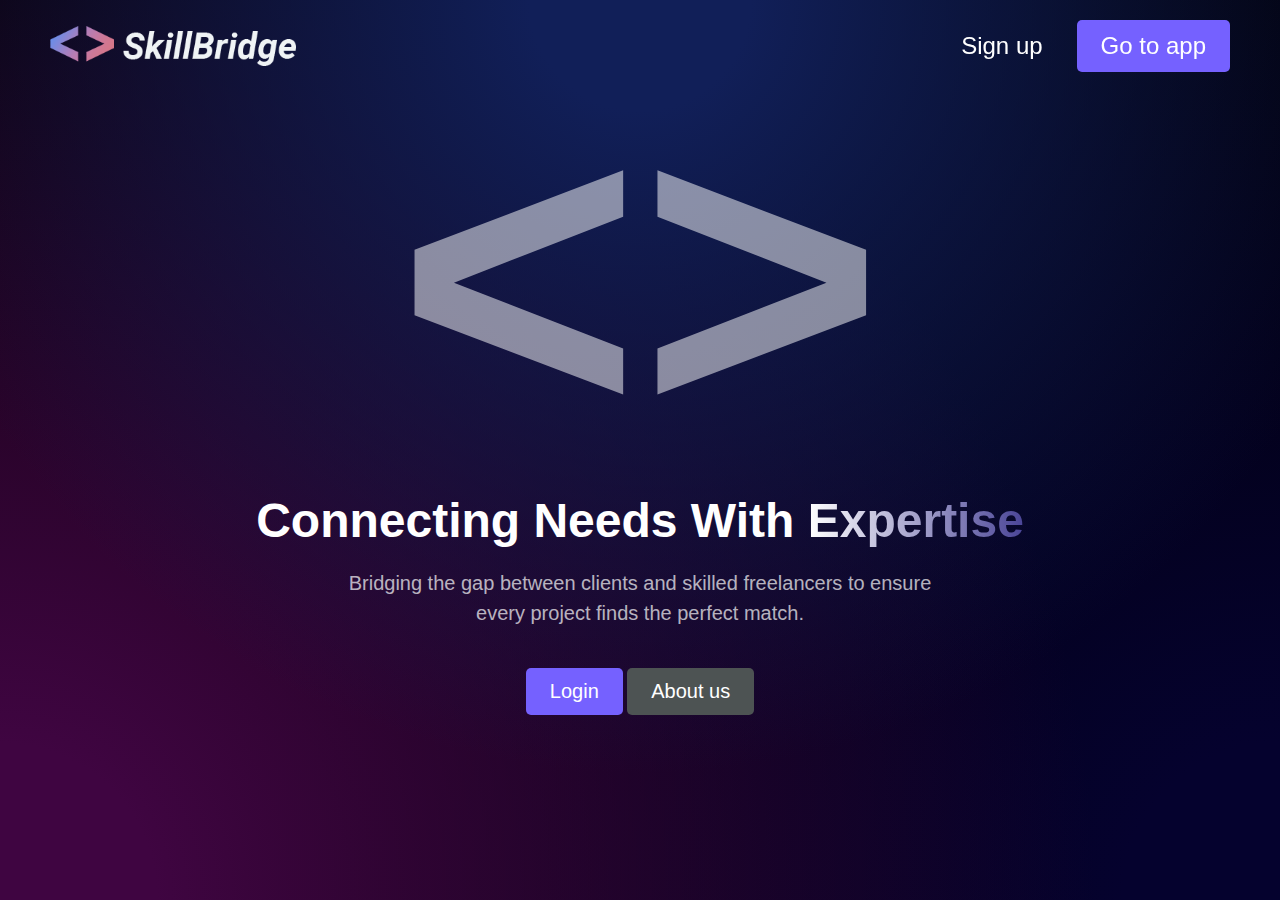
<file: templates/index.html>
<!-- MIT License

Copyright (c) 2024 [Your Name]

Permission is hereby granted, free of charge, to any person obtaining a copy
of this software and associated documentation files (the "Software"), to deal
in the Software without restriction, including without limitation the rights
to use, copy, modify, merge, publish, distribute, sublicense, and/or sell
copies of the Software, and to permit persons to whom the Software is
furnished to do so, subject to the following conditions:

The above copyright notice and this permission notice shall be included in all
copies or substantial portions of the Software.

THE SOFTWARE IS PROVIDED "AS IS", WITHOUT WARRANTY OF ANY KIND, EXPRESS OR
IMPLIED, INCLUDING BUT NOT LIMITED TO THE WARRANTIES OF MERCHANTABILITY,
FITNESS FOR A PARTICULAR PURPOSE AND NONINFRINGEMENT. IN NO EVENT SHALL THE
AUTHORS OR COPYRIGHT HOLDERS BE LIABLE FOR ANY CLAIM, DAMAGES OR OTHER
LIABILITY, WHETHER IN AN ACTION OF CONTRACT, TORT OR OTHERWISE, ARISING FROM,
OUT OF OR IN CONNECTION WITH THE SOFTWARE OR THE USE OR OTHER DEALINGS IN THE
SOFTWARE. -->




<!DOCTYPE html>
<html lang="en">
<head>
    <meta charset="UTF-8">
    <meta name="viewport" content="width=device-width, initial-scale=1.0">
    <title>SkillBridge</title>
    <link rel="stylesheet" href="/static/css/styles.css">
</head>
<body>
    <div class="container">
        <header>
            <div class="logo">
                <img src="/static/images/Skill_bridge_logo.png" alt="SkillBridge Logo">
            </div>
            <div class="actions">
                
                <a href="/signup"><button class="signup">Sign up</button></a>
                <button class="go-to-app">Go to app</button>
            </div>
        </header>
        <main>
        <div class="flex-container">

        <div class="flex-item">    
            <div class="angle-brackets">&lt;&gt;</div>
        </div>

        <div class="flex-item"> 
            <div class="main-content">
                <h2>Connecting Needs With <span class="expertise-gradient-text">Expertise</span></h2>
                <p>Bridging the gap between clients and skilled freelancers to ensure every project finds the perfect match.</p>
                <div class="buttons">
                    <a href="/login"><button class="login">Login</button></a>
                    <a href='/AboutUs'><button class="explore">About us</button></a>
                </div>
            </div>
        </div>
        </div>
        </main>
    </div>
</body>
</html>
</file>
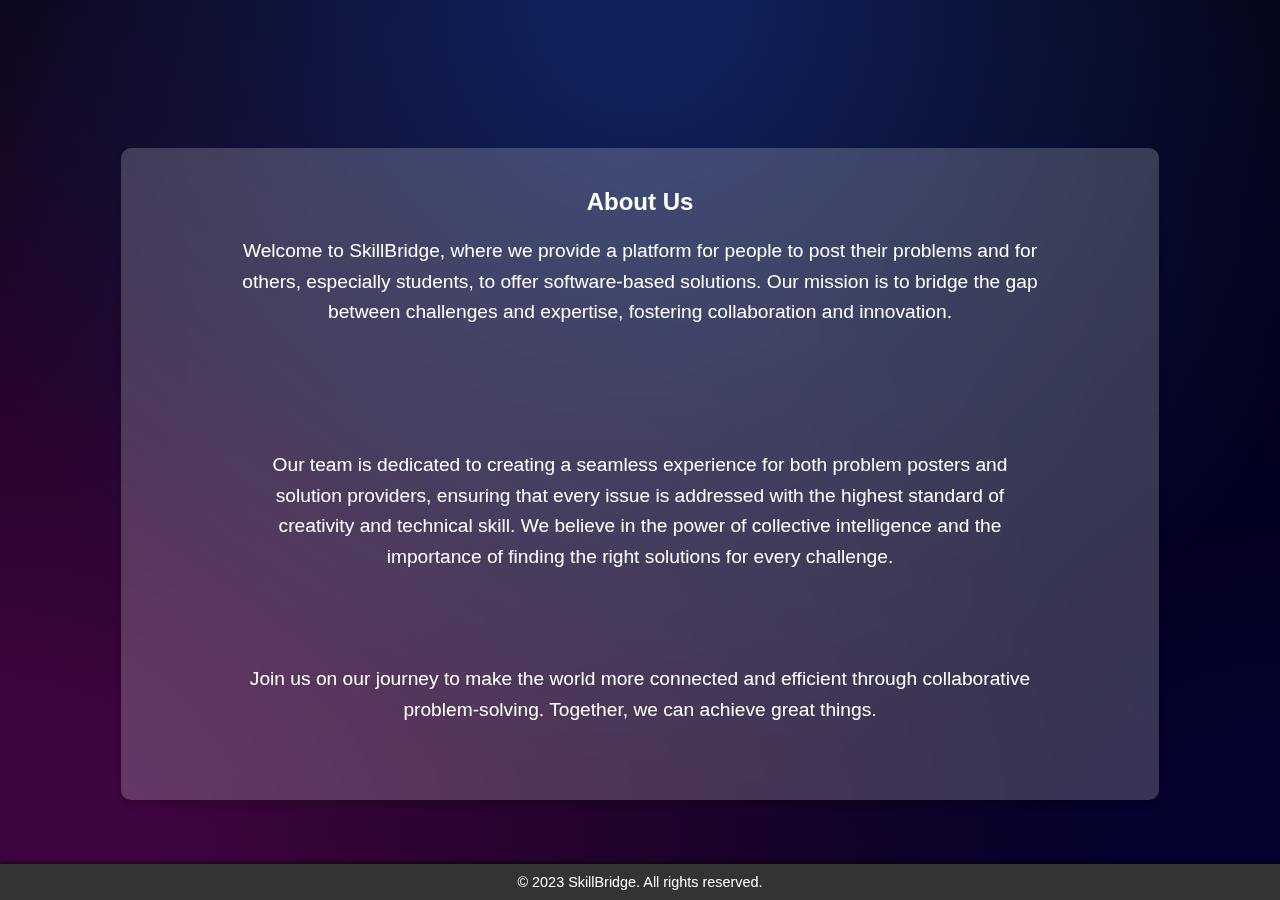
<file: templates/about.html>
<!-- MIT License

Copyright (c) 2024 [Your Name]

Permission is hereby granted, free of charge, to any person obtaining a copy
of this software and associated documentation files (the "Software"), to deal
in the Software without restriction, including without limitation the rights
to use, copy, modify, merge, publish, distribute, sublicense, and/or sell
copies of the Software, and to permit persons to whom the Software is
furnished to do so, subject to the following conditions:

The above copyright notice and this permission notice shall be included in all
copies or substantial portions of the Software.

THE SOFTWARE IS PROVIDED "AS IS", WITHOUT WARRANTY OF ANY KIND, EXPRESS OR
IMPLIED, INCLUDING BUT NOT LIMITED TO THE WARRANTIES OF MERCHANTABILITY,
FITNESS FOR A PARTICULAR PURPOSE AND NONINFRINGEMENT. IN NO EVENT SHALL THE
AUTHORS OR COPYRIGHT HOLDERS BE LIABLE FOR ANY CLAIM, DAMAGES OR OTHER
LIABILITY, WHETHER IN AN ACTION OF CONTRACT, TORT OR OTHERWISE, ARISING FROM,
OUT OF OR IN CONNECTION WITH THE SOFTWARE OR THE USE OR OTHER DEALINGS IN THE
SOFTWARE. -->




<!DOCTYPE html>
<html lang="en">
<head>
    <meta charset="UTF-8">
    <meta name="viewport" content="width=device-width, initial-scale=1.0">
    <title>Document</title>
    <link rel="stylesheet" href="/static/css/about_style.css">
</head>
<body>
    <main>
        
        <section class="about-us">
            <div class="blur-box">
                <h2>About Us</h2>
                <p>Welcome to <span id="Skill_bridge">SkillBridge</span>, where we provide a platform for people to post their problems and for others, especially students, to offer software-based solutions. Our mission is to bridge the gap between challenges and expertise, fostering collaboration and innovation.</p>
                <p>Our team is dedicated to creating a seamless experience for both problem posters and solution providers, ensuring that every issue is addressed with the highest standard of creativity and technical skill. We believe in the power of collective intelligence and the importance of finding the right solutions for every challenge.</p>
                <p>Join us on our journey to make the world more connected and efficient through collaborative problem-solving. Together, we can achieve great things.</p>
            </div>
        </section>
        
    </main>
    <footer>
        <p>&copy; 2023 SkillBridge. All rights reserved.</p>
    </footer>
    
</body>
</html>
</file>
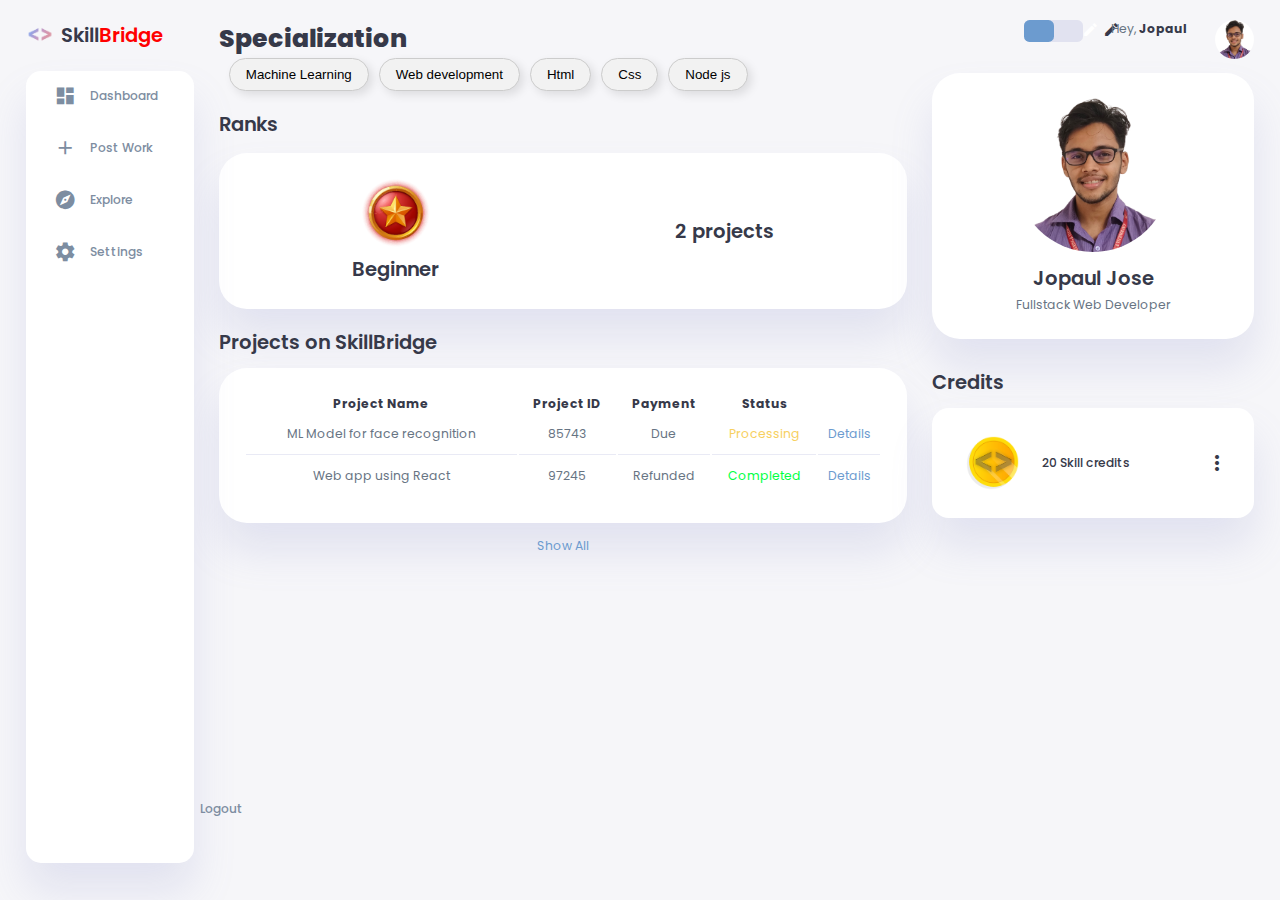
<file: templates/home.html>
<!-- MIT License

Copyright (c) 2024 [Your Name]

Permission is hereby granted, free of charge, to any person obtaining a copy
of this software and associated documentation files (the "Software"), to deal
in the Software without restriction, including without limitation the rights
to use, copy, modify, merge, publish, distribute, sublicense, and/or sell
copies of the Software, and to permit persons to whom the Software is
furnished to do so, subject to the following conditions:

The above copyright notice and this permission notice shall be included in all
copies or substantial portions of the Software.

THE SOFTWARE IS PROVIDED "AS IS", WITHOUT WARRANTY OF ANY KIND, EXPRESS OR
IMPLIED, INCLUDING BUT NOT LIMITED TO THE WARRANTIES OF MERCHANTABILITY,
FITNESS FOR A PARTICULAR PURPOSE AND NONINFRINGEMENT. IN NO EVENT SHALL THE
AUTHORS OR COPYRIGHT HOLDERS BE LIABLE FOR ANY CLAIM, DAMAGES OR OTHER
LIABILITY, WHETHER IN AN ACTION OF CONTRACT, TORT OR OTHERWISE, ARISING FROM,
OUT OF OR IN CONNECTION WITH THE SOFTWARE OR THE USE OR OTHER DEALINGS IN THE
SOFTWARE. -->



<!DOCTYPE html>
<html lang="en">

<head>
    <meta charset="UTF-8">
    <meta name="viewport" content="width=device-width, initial-scale=1.0">
    <link href="https://fonts.googleapis.com/icon?family=Material+Icons+Sharp" rel="stylesheet">
    <link rel="stylesheet" href="/static/css/home.css">
    <title>Responsive Dashboard Design #1 | SkillBridge</title>
</head>

<body>

    <div class="container">
        <!-- Sidebar Section -->
        <aside>
            <div class="toggle">
                <div class="logo">
                    <img src="/static/images/logo.png">
                    <h2>Skill<span class="abcde">Bridge</span></h2>
                </div>
                <div class="close" id="close-btn">
                    <span class="material-icons-sharp">
                        close
                    </span>
                </div>
            </div>

            <div class="sidebar">
                <a href="#Analytics">
                    <span class="material-icons-sharp">
                        dashboard
                    </span>
                    <h3>Dashboard</h3>
                </a>
                <a href="#">
                    <span class="material-icons-sharp">
                        add
                    </span>
                    <h3>Post Work</h3>
                </a>
                <a href="#">
                    <span class="material-icons-sharp">
                        explore
                    </span>
                    <h3>Explore</h3>
                </a>
                <a href="#">
                    <span class="material-icons-sharp">
                        settings
                    </span>
                    <h3>Settings</h3>
                </a>
                <a href="#">
                    <span class="material-icons-sharp">
                        logout
                    </span>
                    <h3>Logout</h3>
                </a>
            </div>
        </aside>
        <!-- End of Sidebar Section -->

        <!-- Main Content -->
        <main>
            <h1>Specialization</h1>
            <!-- Analyses -->
        
            <div class="specializations-container">
                <div class="specializations-icon">
                  <i class="fa-solid fa-wrench"></i>
                </div>
                <div class="specializations-tags">
                  <button class="tag">Machine Learning</button>
                  <button class="tag">Web development</button>
                  <button class="tag">Html</button>
                  <button class="tag">Css</button>
                  <button class="tag">Node js</button>
                </div>
              </div>
            <!-- End of Analyses -->

            <!-- New Users Section -->
            <div class="new-users">
                <h2>Ranks</h2>
                <div class="user-list">
                    <div class="user">
                        <img src="/static/images/Ranks/begginer.png">
                        <h2>Beginner</h2>
                    </div>
                    <div class="user">
                        <h2>2 projects</h2>
                        
                   
                </div>
            </div>
            <!-- End of New Users Section -->

            <!-- Recent Orders Table -->
            <div class="recent-orders">
                <h2>Projects on SkillBridge</h2>
                <table>
                    <thead>
                        <tr>
                            <th>Project Name</th>
                            <th>Project ID</th>
                            <th>Payment</th>
                            <th>Status</th>
                            <th></th>
                        </tr>
                    </thead>
                    <tbody></tbody>
                </table>
                <a href="#">Show All</a>
            </div>
            <!-- End of Recent Orders -->

        </main>
        <!-- End of Main Content -->

        <!-- Right Section -->
        <div class="right-section">
            <div class="nav">
                <button id="menu-btn">
                    <span class="material-icons-sharp">
                        menu
                    </span>
                </button>
                <div class="dark-mode">
                    <span class="material-icons-sharp active">
                        light_mode
                    </span>
                    <span class="material-icons-sharp">
                        dark_mode
                    </span>
                </div>

                <div class="profile">
                    <div class="info">
                        <p>Hey, <b>Jopaul</b></p>
                    </div>
                    <div class="profile-photo">
                        <img src="/static/images/profile-User.jpg">
                    </div>
                </div>

            </div>
            <!-- End of Nav -->

            <div class="user-profile">
                <div class="logo">
                    <img src="/static/images/profile-User.jpg">
                    <h2>Jopaul Jose</h2>
                    <p>Fullstack Web Developer</p>
                </div>
            </div>

            <div class="reminders">
                <div class="header">
                    <h2>Credits</h2>
                </div>

                <div class="notification">
                    <div class="icon" id="coin">
                        <img src="/static/images/coin.png">
                    </div>
                    <div class="content">
                        <div class="info">
                            <h3>20 Skill credits</h3>
                        </div>
                        <span class="material-icons-sharp">
                            more_vert
                        </span>
                    </div>
                </div>

            </div>

        </div>


    </div>

    <script src="/static/js/orders.js"></script>
    <script src="/static/js/index.js"></script>
</body>

</html>
</file>
<file: static/css/styles.css>
/* MIT License

Copyright (c) 2024 [Your Name]

Permission is hereby granted, free of charge, to any person obtaining a copy
of this software and associated documentation files (the "Software"), to deal
in the Software without restriction, including without limitation the rights
to use, copy, modify, merge, publish, distribute, sublicense, and/or sell
copies of the Software, and to permit persons to whom the Software is
furnished to do so, subject to the following conditions:

The above copyright notice and this permission notice shall be included in all
copies or substantial portions of the Software.

THE SOFTWARE IS PROVIDED "AS IS", WITHOUT WARRANTY OF ANY KIND, EXPRESS OR
IMPLIED, INCLUDING BUT NOT LIMITED TO THE WARRANTIES OF MERCHANTABILITY,
FITNESS FOR A PARTICULAR PURPOSE AND NONINFRINGEMENT. IN NO EVENT SHALL THE
AUTHORS OR COPYRIGHT HOLDERS BE LIABLE FOR ANY CLAIM, DAMAGES OR OTHER
LIABILITY, WHETHER IN AN ACTION OF CONTRACT, TORT OR OTHERWISE, ARISING FROM,
OUT OF OR IN CONNECTION WITH THE SOFTWARE OR THE USE OR OTHER DEALINGS IN THE
SOFTWARE. */

/* Universal styles */
* {
    margin: 0;
    padding: 0;
    box-sizing: border-box;
}

/* Body and HTML styles */
body, html {
    height: 100%;
    font-family: Arial, sans-serif;
    color: #ffffff;
    background: radial-gradient(circle at top center, #111f58 10%, transparent 70%),
                radial-gradient(circle at left bottom, #3f0541 10%, transparent 70%),
                radial-gradient(circle at right bottom, #05022e 10%, transparent 70%);
    background-color: #000000; /* Fallback for older browsers */
    background-size: cover;
    background-position: center;
    font-size: 1rem;
}

/* Background logo styles */
.background-logo {
    position: relative;
    text-align: center;
}

.angle-brackets {
    font-size: 26rem; /* Adjust the size as needed */
    font-weight: bold;
    position: absolute;
    align-self: center;
    margin-top: 1rem;
    top: 1.25rem; /* 20px -> 1.25rem */
    left: 50%;
    transform: translateX(-50%);
    color: #ffffff; /* Adjust the color as needed */
    opacity: 51%; /* Adjust the opacity as needed */
}

.main-content {
    margin-top: 9.375rem; /* 150px -> 9.375rem */
}

/* Container styles */
.container {
    display: flex;
    flex-direction: column;
    align-items: center;
    justify-content: center;
    height: 100%;
    text-align: center;
    padding-top: 8rem; /* Adjusted for fixed header */
}

/* Header styles */
header {
    display: flex;
    justify-content: space-between;
    width: 100%;
    padding: 1.25rem 3.125rem; /* 20px 50px -> 1.25rem 3.125rem */
    background: transparent; /* Fully transparent background */
    position: fixed;
    top: 0;
    left: 0;
    right: 0;
    z-index: 1000;
}

/* Logo styles */
.logo {
    display: flex;
    align-items: center;
}

.logo img {
    height: 2.5rem; /* 40px -> 2.5rem */
    width: auto;
}

/* Action button container styles */
.actions {
    display: flex;
    gap: 0.625rem; /* 10px -> 0.625rem */
}

/* Button styles */
button {
    padding: 0.625rem 1.25rem; /* 10px 20px -> 0.625rem 1.25rem */
    border: none;
    border-radius: 0.3125rem; /* 5px -> 0.3125rem */
    cursor: pointer;
    transition: background 0.3s;
}

.signup {
    background: transparent;
    color: #ffffff;
    font-size: 1.5rem;
}

.signup:hover {
    color: #ff416c;
}

.go-to-app {
    background:#7561ff;
    color: #ffffff;
    font-size: 1.5rem;
}

.go-to-app:hover {
    background: #3700b3;
}

/* Main content styles */
.main-content {
    margin-top: 5rem;
}

.main-content h2 {
    font-size: 3rem;
    margin-bottom: 1.25rem; /* 20px -> 1.25rem */
}

.expertise-gradient-text {
    background: linear-gradient(90deg, #ffffff, #4a4597);
    -webkit-background-clip: text;
    -webkit-text-fill-color: transparent;
    background-clip: text; /* Standard property */
    
}

.main-content p {
    font-size: 1.25rem;
    margin-bottom: 2.5rem; /* 40px -> 2.5rem */
    line-height: 1.5;
    color: rgba(255, 255, 255, 0.7);
    max-width: 37.5rem; /* 600px -> 37.5rem */
    margin-left: auto;
    margin-right: auto;
}

/* Button container styles */
button {
    font-size: 1.25rem; /* Increase font size */
    padding: 0.75rem 1.5rem; /* Increase padding */
    width: auto; /* Adjust width as needed */
    height: auto; /* Adjust height as needed */
    margin-right: 1rem; /* Add margin to the right of each button */
    color: #ffffff; /* Change font color to white */
}

button:last-child {
    margin-right: 0; /* Remove margin from the last button */
}

.login {
    background: #7561ff;
}

.login:hover {
    background: #3700b3;
}

.explore {
    background: #4d5353;
}

.explore:hover {
    background: #018786;
}

/* Responsive styles */
@media (max-width: 768px) {
    .main-content h2 {
        font-size: 2.25rem;
    }

    .main-content p {
        font-size: 1rem;
    }

    .background-logo img {
        width: 15rem; /* 240px -> 15rem */
    }

    header {
        padding: 1rem 1.5rem; /* 16px 24px -> 1rem 1.5rem */
    }
}
@media (max-width: 768px) {
    body, html {
        font-size: 0.875rem; /* Adjust font size for smaller screens */
    }
}

.flex-container {
    display: flex;
    justify-content: center;
    align-items: center;
    margin-top: 6.25rem; /* 20px -> 1.25rem */
}
</file>
<file: static/css/about_style.css>
/* MIT License

Copyright (c) 2024 [Your Name]

Permission is hereby granted, free of charge, to any person obtaining a copy
of this software and associated documentation files (the "Software"), to deal
in the Software without restriction, including without limitation the rights
to use, copy, modify, merge, publish, distribute, sublicense, and/or sell
copies of the Software, and to permit persons to whom the Software is
furnished to do so, subject to the following conditions:

The above copyright notice and this permission notice shall be included in all
copies or substantial portions of the Software.

THE SOFTWARE IS PROVIDED "AS IS", WITHOUT WARRANTY OF ANY KIND, EXPRESS OR
IMPLIED, INCLUDING BUT NOT LIMITED TO THE WARRANTIES OF MERCHANTABILITY,
FITNESS FOR A PARTICULAR PURPOSE AND NONINFRINGEMENT. IN NO EVENT SHALL THE
AUTHORS OR COPYRIGHT HOLDERS BE LIABLE FOR ANY CLAIM, DAMAGES OR OTHER
LIABILITY, WHETHER IN AN ACTION OF CONTRACT, TORT OR OTHERWISE, ARISING FROM,
OUT OF OR IN CONNECTION WITH THE SOFTWARE OR THE USE OR OTHER DEALINGS IN THE
SOFTWARE. */



body {
    color: #ffffff;
    background: radial-gradient(circle at top center, #111f58 10%, transparent 70%),
                radial-gradient(circle at left bottom, #3f0541 10%, transparent 70%),
                radial-gradient(circle at right bottom, #05022e 10%, transparent 70%);
    background-color: #000000; /* Fallback for older browsers */
    background-size: cover;
    background-position: center;
    font-size: 1rem;
    margin: 0; /* Remove default margin */
    font-family: 'Arial', sans-serif; /* Set a default font */
}

.about-us {
    display: flex;
    flex-direction: column;
    align-items: center;
    justify-content: center;
    height: 100vh; /* Full viewport height */
    text-align: center;
    padding-top: 8rem; /* Adjusted for fixed header */
    padding-left: 1rem; /* Add some padding for better spacing */
    padding-right: 1rem; /* Add some padding for better spacing */
    box-sizing: border-box; /* Ensure padding is included in the height */
    padding-bottom:5rem; /* Add some padding for better spacing */
}

.about-us h1 {
    font-size: 2.5rem; /* Larger font size for the heading */
    margin-bottom: 1rem; /* Space below the heading */
}

.about-us p {
    height: 35%;
    font-size: 1.2rem; /* Slightly larger font size for paragraphs */
    line-height: 1.6; /* Better line spacing */
    max-width: 800px; /* Limit the width of the text */
    margin-bottom: 1rem; /* Space below each paragraph */
    margin: 0 auto; /* Center the about-us section horizontally */
    font-family: 'roboto', sans-serif; /* Set a different font for paragraphs */
}

.blur-box {
    height: 100%;
    background-color: rgba(255, 255, 255, 0.2); /* Semi-transparent background */
    backdrop-filter: blur(10px); /* Blur effect */
    padding: 20px;
    border-radius: 10px; /* Optional: rounded corners */
    box-shadow: 0 4px 8px rgba(0, 0, 0, 0.2); /* Drop shadow */
    width: 80%; /* Adjust width as needed */
    margin: 20px auto; /* Center the box */
    text-align: center; /* Center-align text within the blur box */
    
}

footer {
    background-color: #333;
    color: #fff;
    text-align: center;
    padding: 10px 0;
    position: fixed;
    width: 100%;
    bottom: 0;
    font-size: 0.9rem; /* Slightly smaller font size for the footer */
    box-shadow: 0 -2px 5px rgba(0, 0, 0, 0.5); /* Add a shadow to the footer */
}

footer p {
    margin: 0; /* Remove default margin */
    padding: 0; /* Remove default padding */
}

footer p span {
    font-weight: bold; /* Make the "All rights reserved" text bold */
}
</file>
<file: static/css/home.css>
/* MIT License

Copyright (c) 2024 [Your Name]

Permission is hereby granted, free of charge, to any person obtaining a copy
of this software and associated documentation files (the "Software"), to deal
in the Software without restriction, including without limitation the rights
to use, copy, modify, merge, publish, distribute, sublicense, and/or sell
copies of the Software, and to permit persons to whom the Software is
furnished to do so, subject to the following conditions:

The above copyright notice and this permission notice shall be included in all
copies or substantial portions of the Software.

THE SOFTWARE IS PROVIDED "AS IS", WITHOUT WARRANTY OF ANY KIND, EXPRESS OR
IMPLIED, INCLUDING BUT NOT LIMITED TO THE WARRANTIES OF MERCHANTABILITY,
FITNESS FOR A PARTICULAR PURPOSE AND NONINFRINGEMENT. IN NO EVENT SHALL THE
AUTHORS OR COPYRIGHT HOLDERS BE LIABLE FOR ANY CLAIM, DAMAGES OR OTHER
LIABILITY, WHETHER IN AN ACTION OF CONTRACT, TORT OR OTHERWISE, ARISING FROM,
OUT OF OR IN CONNECTION WITH THE SOFTWARE OR THE USE OR OTHER DEALINGS IN THE
SOFTWARE. */

@import url('https://fonts.googleapis.com/css2?family=Poppins:wght@300;400;500;600;700;800&display=swap');

:root{
    --color-primary: #6C9BCF;
    --color-abcde: #ff0000;
    --color-danger: #00ff44;
    --color-success: #1B9C85;
    --color-warning: #F7D060;
    --color-white: #fff;
    --color-info-dark: #7d8da1;
    --color-dark: #363949;
    --color-light: rgba(132, 139, 200, 0.18);
    --color-dark-variant: #677483;
    --color-background: #f6f6f9;

    --card-border-radius: 2rem;
    --border-radius-1: 0.4rem;
    --border-radius-2: 1.2rem;

    --card-padding: 1.8rem;
    --padding-1: 1.2rem;

    --box-shadow: 0 2rem 3rem var(--color-light);
}
.abcde{
    color: #ff0000;;
}

.dark-mode-variables{
    --color-background: #181a1e;
    --color-white: #202528;
    --color-dark: #edeffd;
    --color-dark-variant: #a3bdcc;
    --color-light: rgba(0, 0, 0, 0.4);
    --box-shadow: 0 2rem 3rem var(--color-light);
}

*{
    margin: 0;
    padding: 0;
    outline: 0;
    appearance: 0;
    border: 0;
    text-decoration: none;
    box-sizing: border-box;
}

html{
    font-size: 14px;
}

body{
    width: 100vw;
    height: 100vh;
    font-family: 'Poppins', sans-serif;
    font-size: 0.88rem;
    user-select: none;
    overflow-x: hidden;
    color: var(--color-dark);
    background-color: var(--color-background);
}

a{
    color: var(--color-dark);
}

img{
    display: block;
    width: 100%;
    object-fit: cover;
}

h1{
    font-weight: 800;
    font-size: 1.8rem;
}

h2{
    font-weight: 600;
    font-size: 1.4rem;
}

h3{
    font-weight: 500;
    font-size: 0.87rem;
}

small{
    font-size: 0.76rem;
}

p{
    color: var(--color-dark-variant);
}

b{
    color: var(--color-dark);
}

.text-muted{
    color: var(--color-info-dark);
}

.primary{
    color: var(--color-primary);
}

.danger{
    color: var(--color-danger);
}

.success{
    color: var(--color-success);
}

.warning{
    color: var(--color-warning);
}

.container{
    display: grid;
    width: 96%;
    margin: 0 auto;
    gap: 1.8rem;
    grid-template-columns: 12rem auto 23rem;
}

aside{
    height: 100vh;
}

aside .toggle{
    display: flex;
    align-items: center;
    justify-content: space-between;
    margin-top: 1.4rem;
}

aside .toggle .logo{
    display: flex;
    gap: 0.5rem;
}

aside .toggle .logo img{
    width: 2rem;
    height: 2rem;
}

aside .toggle .close{
    padding-right: 1rem;
    display: none;
}

aside .sidebar{
    display: flex;
    flex-direction: column;
    background-color: var(--color-white);
    box-shadow: var(--box-shadow);
    border-radius: 15px;
    height: 88vh;
    position: relative;
    top: 1.5rem;
    transition: all 0.3s ease;
}

aside .sidebar:hover{
    box-shadow: none;
}

aside .sidebar a{
    display: flex;
    align-items: center;
    color: var(--color-info-dark);
    height: 3.7rem;
    gap: 1rem;
    position: relative;
    margin-left: 2rem;
    transition: all 0.3s ease;
}

aside .sidebar a span{
    font-size: 1.6rem;
    transition: all 0.3s ease;
}

aside .sidebar a:last-child{
    position: absolute;
    bottom: 2rem;
    width: 100%;
}

aside .sidebar a.active{
    width: 100%;
    color: var(--color-primary);
    background-color: var(--color-light);
    margin-left: 0;
}

aside .sidebar a.active::before{
    content: '';
    width: 6px;
    height: 18px;
    background-color: var(--color-primary);
}

aside .sidebar a.active span{
    color: var(--color-primary);
    margin-left: calc(1rem - 3px);
}

aside .sidebar a:hover{
    color: var(--color-primary);
}

aside .sidebar a:hover span{
    margin-left: 0.6rem;
}
.tag-container {
    display: flex;
    gap: 10px;
    background-color: #f2f2f2;
    border: 1px solid #ccc;
    border-radius: 8px; /* Adjust the radius as needed */
    padding: 5px; /* Adjust the padding as needed */
  }
  
  .tag {
    display: inline-block;
    padding: 8px 16px;
    background-color: transparent;
    border: none;
    cursor: pointer;
  }
aside .sidebar .message-count{
    background-color: var(--color-danger);
    padding: 2px 6px;
    color: var(--color-white);
    font-size: 11px;
    border-radius: var(--border-radius-1);
}

main{
    margin-top: 1.4rem;
}

main .Specialization{
    display: grid;
    grid-template-columns: repeat(3, 1fr);
    gap: 1.6rem;
}

main .Specialization > div {
    border-radius: 50% / 70%; /* This will create an oval shape */
    /* Rest of the styles... */
  }
  

main .Specialization > div:hover{
    box-shadow: none;
}

main .analyse > div .status{
    display: flex;
    align-items: center;
    justify-content: space-between;
}

main .analyse h3{
    margin-left: 0.6rem;
    font-size: 1rem;
}

main .analyse .progresss{
    position: relative;
    width: 92px;
    height: 92px;
    border-radius: 50%;
}

main .analyse svg{
    width: 7rem;
    height: 7rem;
}

main .analyse svg circle{
    fill: none;
    stroke-width: 10;
    stroke-linecap: round;
    transform: translate(5px, 5px);
}

main .analyse .sales svg circle{
    stroke: var(--color-success);
    stroke-dashoffset: -30;
    stroke-dasharray: 200;
}

main .analyse .visits svg circle{
    stroke: var(--color-danger);
    stroke-dashoffset: -30;
    stroke-dasharray: 200;
}

main .analyse .searches svg circle{
    stroke: var(--color-primary);
    stroke-dashoffset: -30;
    stroke-dasharray: 200;
}

main .analyse .progresss .percentage{
    position: absolute;
    top: -3px;
    left: -1px;
    display: flex;
    align-items: center;
    justify-content: center;
    height: 100%;
    width: 100%;
}

main .new-users{
    margin-top: 1.3rem;
}

main .new-users .user-list{
    background-color: var(--color-white);
    padding: var(--card-padding);
    border-radius: var(--card-border-radius);
    margin-top: 1rem;
    box-shadow: var(--box-shadow);
    display: flex;
    justify-content: space-around;
    flex-wrap: wrap;
    gap: 1.4rem;
    cursor: pointer;
    transition: all 0.3s ease;
}

main .new-users .user-list:hover{
    box-shadow: none;
}

main .new-users .user-list .user{
    display: flex;
    flex-direction: column;
    align-items: center;
    justify-content: center;
}

main .new-users .user-list .user img{
    width: 5rem;
    height: 5rem;
    margin-bottom: 0.4rem;
    border-radius: 50%;
}

main .recent-orders{
    margin-top: 1.3rem;
}

main .recent-orders h2{
    margin-bottom: 0.8rem;
}

main .recent-orders table{
    background-color: var(--color-white);
    width: 100%;
    padding: var(--card-padding);
    text-align: center;
    box-shadow: var(--box-shadow);
    border-radius: var(--card-border-radius);
    transition: all 0.3s ease;
}

main .recent-orders table:hover{
    box-shadow: none;
}

main table tbody td{
    height: 2.8rem;
    border-bottom: 1px solid var(--color-light);
    color: var(--color-dark-variant);
}

main table tbody tr:last-child td{
    border: none;
}

main .recent-orders a{
    text-align: center;
    display: block;
    margin: 1rem auto;
    color: var(--color-primary);
}

.right-section{
    margin-top: 1.4rem;
}

.right-section .nav{
    display: flex;
    justify-content: end;
    gap: 2rem;
}

.right-section .nav button{
    display: none;
}

.right-section .dark-mode{
    background-color: var(--color-light);
    display: flex;
    justify-content: space-between;
    align-items: center;
    height: 1.6rem;
    width: 4.2rem;
    cursor: pointer;
    border-radius: var(--border-radius-1);
}

.right-section .dark-mode span{
    font-size: 1.2rem;
    width: 50%;
    height: 100%;
    display: flex;
    align-items: center;
    justify-content: center;
}

.right-section .dark-mode span.active{
    background-color: var(--color-primary);
    color: white;
    border-radius: var(--border-radius-1);
}

.right-section .nav .profile{
    display: flex;
    gap: 2rem;
    text-align: right;
}

.right-section .nav .profile .profile-photo{
    width: 2.8rem;
    height: 2.8rem;
    border-radius: 50%;
    overflow: hidden;
}

.right-section .user-profile{
    display: flex;
    justify-content: center;
    text-align: center;
    margin-top: 1rem;
    background-color: var(--color-white);
    padding: var(--card-padding);
    border-radius: var(--card-border-radius);
    box-shadow: var(--box-shadow);
    cursor: pointer;
    transition: all 0.3s ease;
}

.right-section .user-profile:hover{
    box-shadow: none;
}

.right-section .user-profile img{
    width: 11rem;
    height: auto;
    margin-bottom: 0.8rem;
    border-radius: 50%;
}

.right-section .user-profile h2{
    margin-bottom: 0.2rem;
}

.right-section .reminders{
    margin-top: 2rem;
}

.right-section .reminders .header{
    display: flex;
    align-items: center;
    justify-content: space-between;
    margin-bottom: 0.8rem;
}

.right-section .reminders .header span{
    padding: 10px;
    box-shadow: var(--box-shadow);
    background-color: var(--color-white);
    border-radius: 50%;
}

.right-section .reminders .notification{
    background-color: var(--color-white);
    display: flex;
    align-items: center;
    gap: 1rem;
    margin-bottom: 0.7rem;
    padding: 1.4rem var(--card-padding);
    border-radius: var(--border-radius-2);
    box-shadow: var(--box-shadow);
    cursor: pointer;
    transition: all 0.3s ease;
}

.right-section .reminders .notification:hover{
    box-shadow: none;
}

.right-section .reminders .notification .content{
    display: flex;
    justify-content: space-between;
    align-items: center;
    margin: 0;
    width: 100%;
}

.right-section .reminders .notification .icon{
    padding: 0.6rem;
    color: var(--color-white);
    background-color: var(--color-success);
    border-radius: 20%;
    display: flex;
}
#coin{
    max-width: 5rem;
    max-height: 5rem;
    background-color: transparent;
}

.right-section .reminders .notification.deactive .icon{
    background-color: var(--color-danger);
}

.right-section .reminders .add-reminder{
    background-color: var(--color-white);
    border: 2px dashed var(--color-primary);
    color: var(--color-primary);
    display: flex;
    align-items: center;
    justify-content: center;
    cursor: pointer;
}

.right-section .reminders .add-reminder:hover{
    background-color: var(--color-primary);
    color: white;
}

.right-section .reminders .add-reminder div{
    display: flex;
    align-items: center;
    gap: 0.6rem;
}

@media screen and (max-width: 1200px) {
    .container{
        width: 95%;
        grid-template-columns: 7rem auto 23rem;
    }

    aside .logo h2{
        display: none;
    }

    aside .sidebar h3{
        display: none;
    }

    aside .sidebar a{
        width: 5.6rem;
    }

    aside .sidebar a:last-child{
        position: relative;
        margin-top: 1.8rem;
    }

    main .analyse{
        grid-template-columns: 1fr;
        gap: 0;
    }

    main .new-users .user-list .user{
        flex-basis: 40%;
    }

    main .recent-orders {
        width: 94%;
        position: absolute;
        left: 50%;
        transform: translateX(-50%);
        margin: 2rem 0 0 0.8rem;
    }

    main .recent-orders table{
        width: 83vw;
    }

    main table thead tr th:last-child,
    main table thead tr th:first-child{
        display: none;
    }

    main table tbody tr td:last-child,
    main table tbody tr td:first-child{
        display: none;
    }

}

@media screen and (max-width: 768px) {
    .container{
        width: 100%;
        grid-template-columns: 1fr;
        padding: 0 var(--padding-1);
    }

    aside{
        position: fixed;
        background-color: var(--color-white);
        width: 15rem;
        z-index: 3;
        box-shadow: 1rem 3rem 4rem var(--color-light);
        height: 100vh;
        left: -100%;
        display: none;
        animation: showMenu 0.4s ease forwards;
    }

    @keyframes showMenu {
       to{
        left: 0;
       } 
    }

    aside .logo{
        margin-left: 1rem;
    }

    aside .logo h2{
        display: inline;
    }

    aside .sidebar h3{
        display: inline;
    }

    aside .sidebar a{
        width: 100%;
        height: 3.4rem;
    }

    aside .sidebar a:last-child{
        position: absolute;
        bottom: 5rem;
    }

    aside .toggle .close{
        display: inline-block;
        cursor: pointer;
    }

    main{
        margin-top: 8rem;
        padding: 0 1rem;
    }

    main .new-users .user-list .user{
        flex-basis: 35%;
    }

    main .recent-orders{
        position: relative;
        margin: 3rem 0 0 0;
        width: 100%;
    }

    main .recent-orders table{
        width: 100%;
        margin: 0;
    }

    .right-section{
        width: 94%;
        margin: 0 auto 4rem;
    }

    .right-section .nav{
        position: fixed;
        top: 0;
        left: 0;
        align-items: center;
        background-color: var(--color-white);
        padding: 0 var(--padding-1);
        height: 4.6rem;
        width: 100%;
        z-index: 2;
        box-shadow: 0 1rem 1rem var(--color-light);
        margin: 0;
    }

    .right-section .nav .dark-mode{
        width: 4.4rem;
        position: absolute;
        left: 66%;
    }

    .right-section .profile .info{
        display: none;
    }

    .right-section .nav button{
        display: inline-block;
        background-color: transparent;
        cursor: pointer;
        color: var(--color-dark);
        position: absolute;
        left: 1rem;
    }

    .right-section .nav button span{
        font-size: 2rem;
    }

}
.specializations-container {
    display: flex;
    align-items: center;
    gap: 10px;
  }
  
  .specializations-icon {
    font-size: 24px;
    color: #333;
  }
  
  .specializations-text {
    font-size: 18px;
    font-weight: bold;
  }
  
  .specializations-tags {
    display: flex;
    gap: 10px;
  }
  
  .tag {
    padding: 8px 16px;
    border: 1px solid #ccc;
    border-radius: 20px;
    background-color: #f2f2f2;
    cursor: pointer;
    box-shadow: 4px 4px 10px rgba(1, 1, 1, 0.1);
  }
</file>
